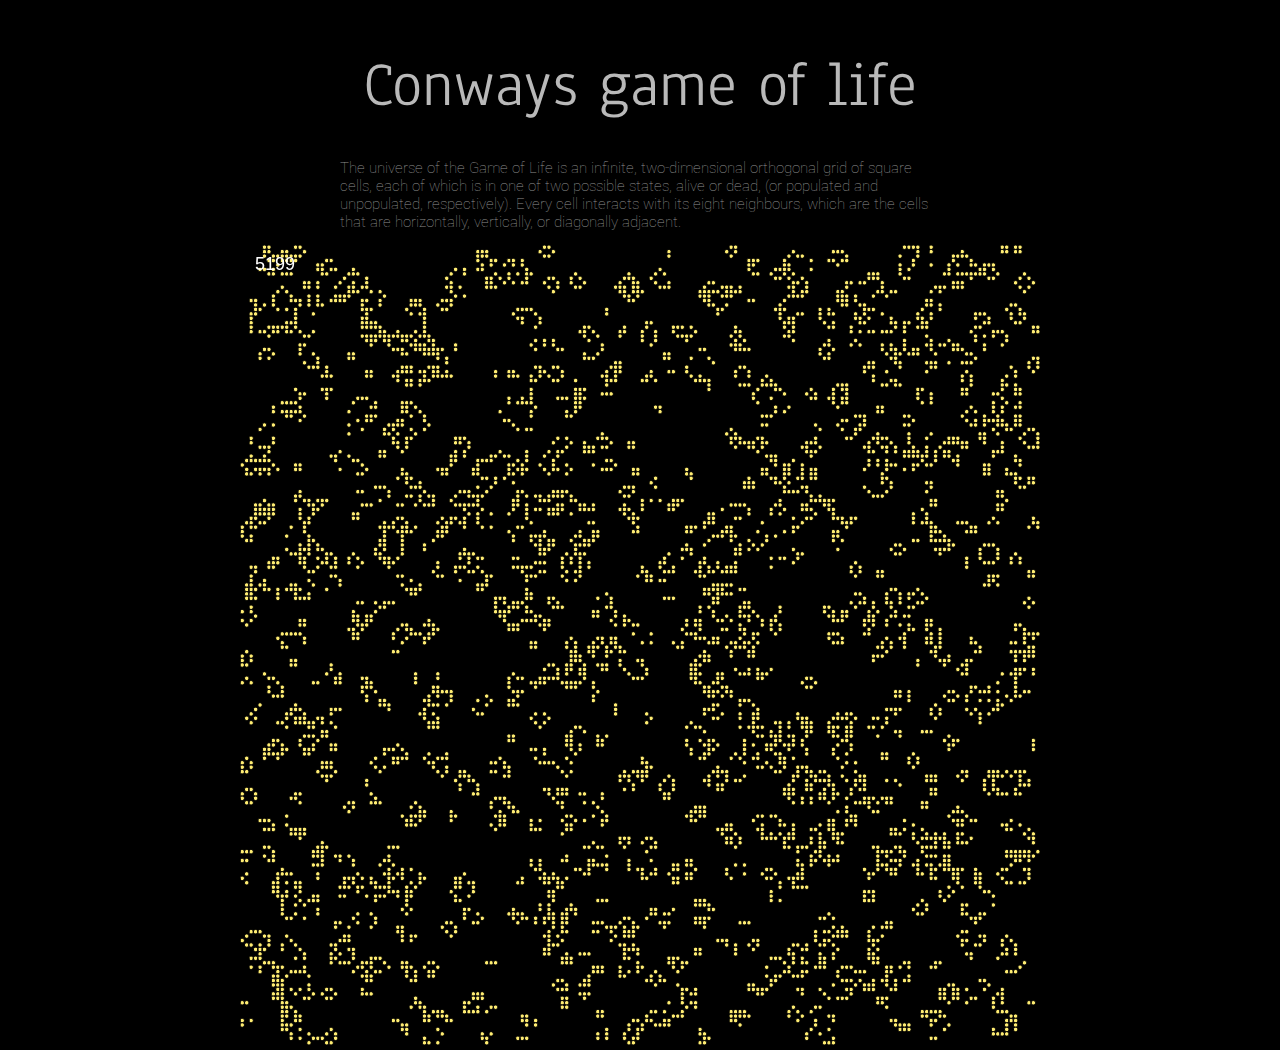
<file: 0_conways_game/index.html>
<!DOCTYPE html>
<html lang="">
  <head>
    <meta charset="utf-8">
    <meta name="viewport" content="width=device-width, initial-scale=1.0">
    <title>Playground</title>
    <style> body {padding: 0; margin: 0;} </style>
    <link href="https://fonts.googleapis.com/css?family=Anaheim" rel="stylesheet">
    <link href="https://fonts.googleapis.com/css?family=Roboto" rel="stylesheet">
    <link rel="stylesheet" type="text/css" href="style.css">
  </head>
  <body>
    <h1>Conways game of life</h1>
    <p>The universe of the Game of Life is an infinite, two-dimensional orthogonal grid of square cells, 
      each of which is in one of two possible states, alive or dead, (or populated and unpopulated, respectively). 
      Every cell interacts with its eight neighbours, which are the cells that are horizontally, vertically, or 
      diagonally adjacent.</p>
    <script src="libraries/p5.js"></script>
    <script src="libraries/p5.dom.js"></script>
    <script src="sketch.js"></script>
  </body>
</html>
</file>
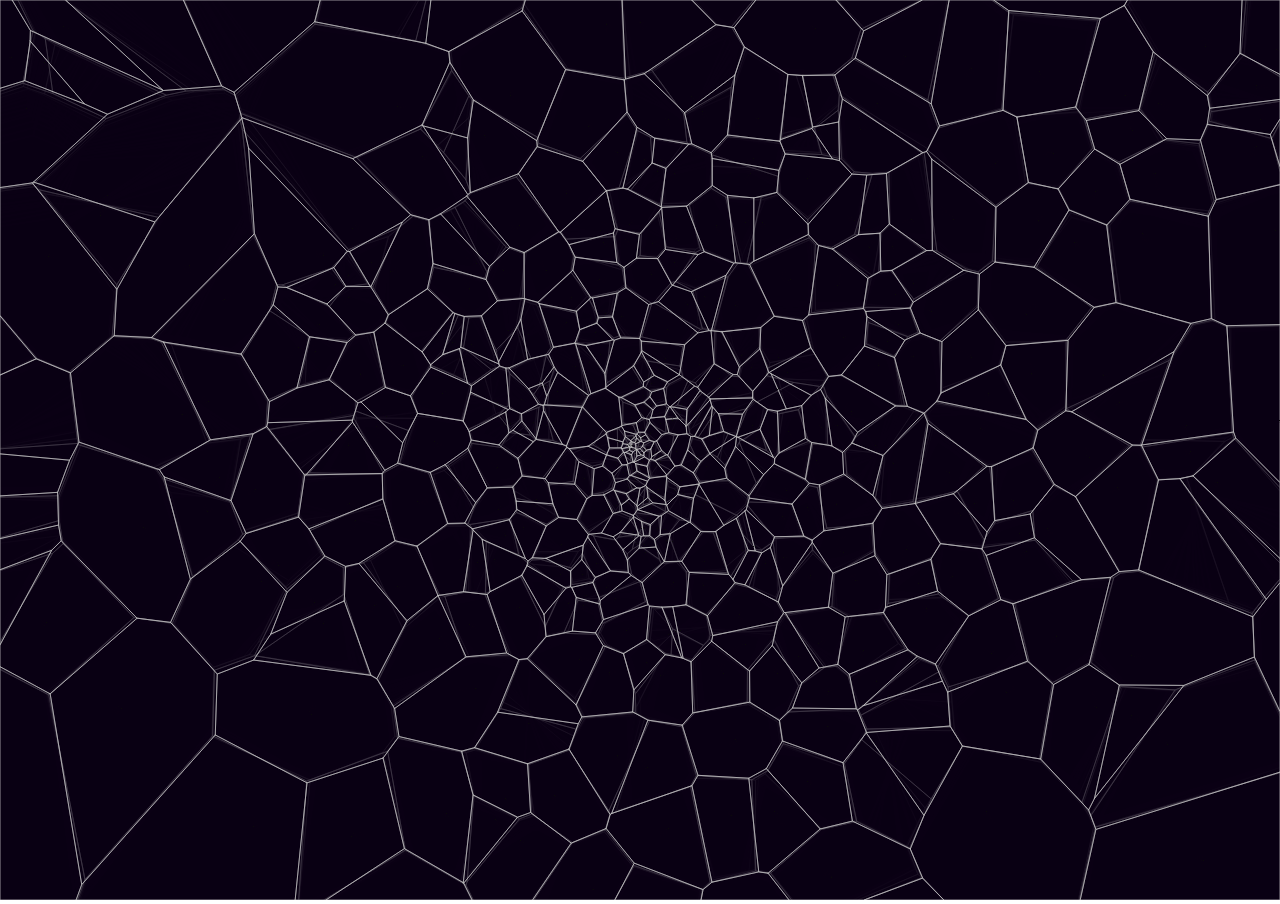
<file: 2_voronoi/index.html>
<!DOCTYPE html>
<html lang="">
  <head>
    <meta charset="utf-8">
    <meta name="viewport" content="width=device-width, initial-scale=1.0">
    <title>P5 - Voronoi</title>
    <style> body {padding: 0; margin: 0;} </style>
    <script src="libraries/p5.js"></script>
    <script src="libraries/rhill-voronoi-core.js"></script>
    <script src="libraries/p5.voronoi.js"></script>
    <script src="libraries/p5.sound.js"></script>
    <script src="sketch.js"></script>
  </head>
  <body>
  </body>
</html>
</file>
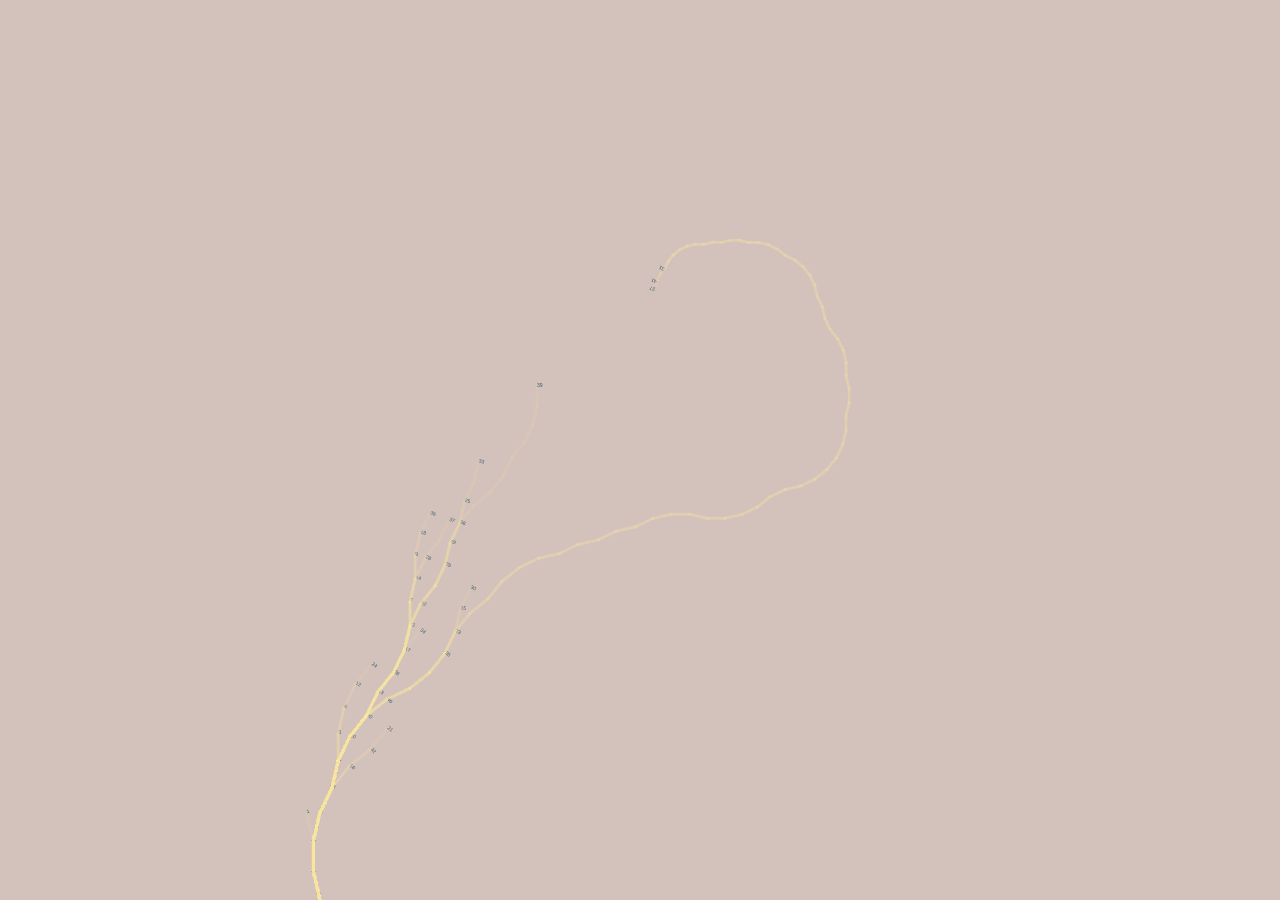
<file: 3_collatz_conjecture/index.html>
<!DOCTYPE html>
<html lang="">
  <head>
    <meta charset="utf-8">
    <meta name="viewport" content="width=device-width, initial-scale=1.0">
    <title>Collatz Conjecture</title>
    <style> body {padding: 0; margin: 0;} </style>
    <script src="libraries/p5.js"></script>
    <script src="sketch.js"></script>
  </head>
  <body>
  </body>
</html>
</file>
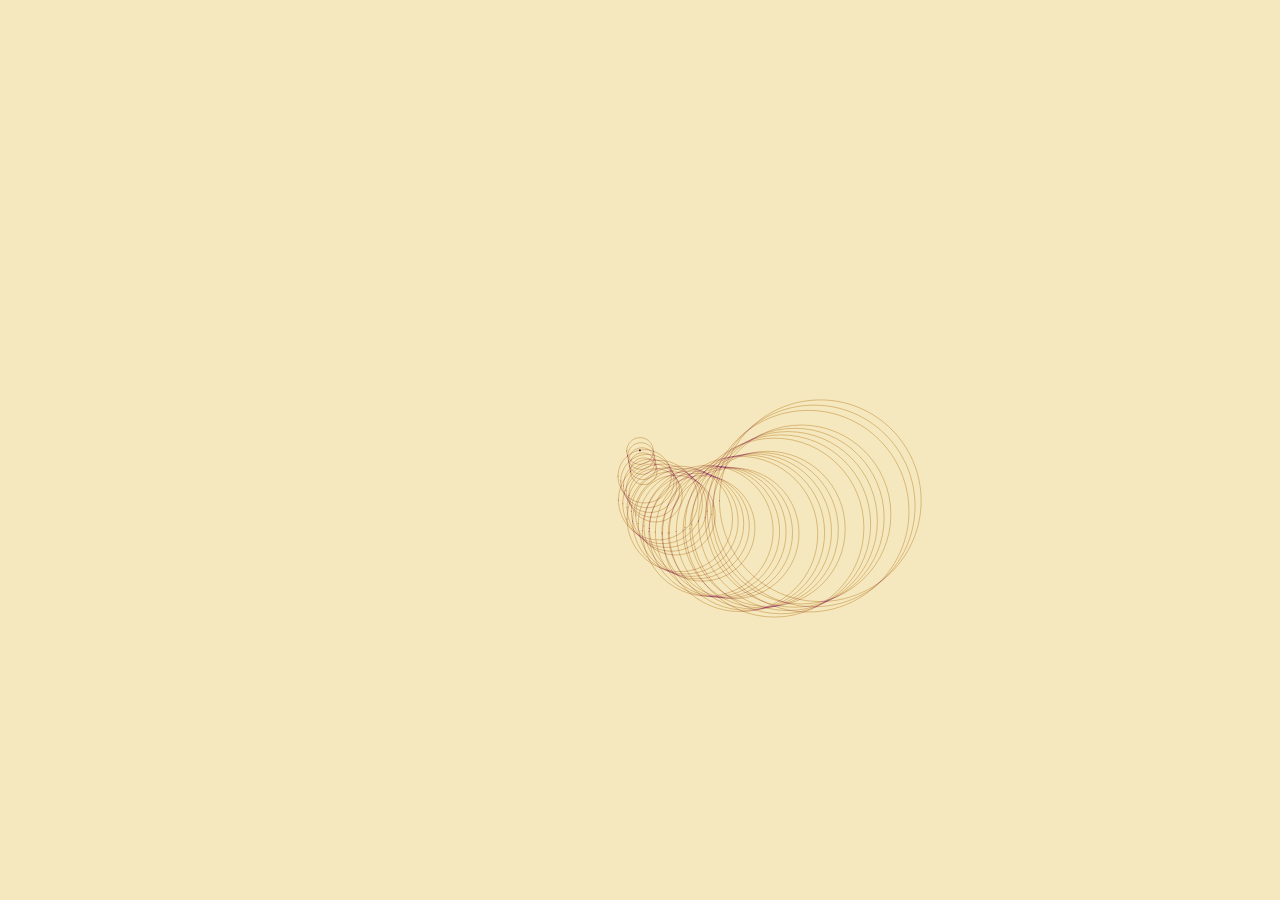
<file: 5_spiral_rose/index.html>
<!DOCTYPE html>
<html lang="">
  <head>
    <meta charset="utf-8">
    <meta name="viewport" content="width=device-width, initial-scale=1.0">
    <title>Spiralling shit</title>
    <style> body {padding: 0; margin: 0;} </style>
    <script src="libraries/p5.js"></script>
    <script src="sketch.js"></script>
  </head>
  <body>
  </body>
</html>
</file>
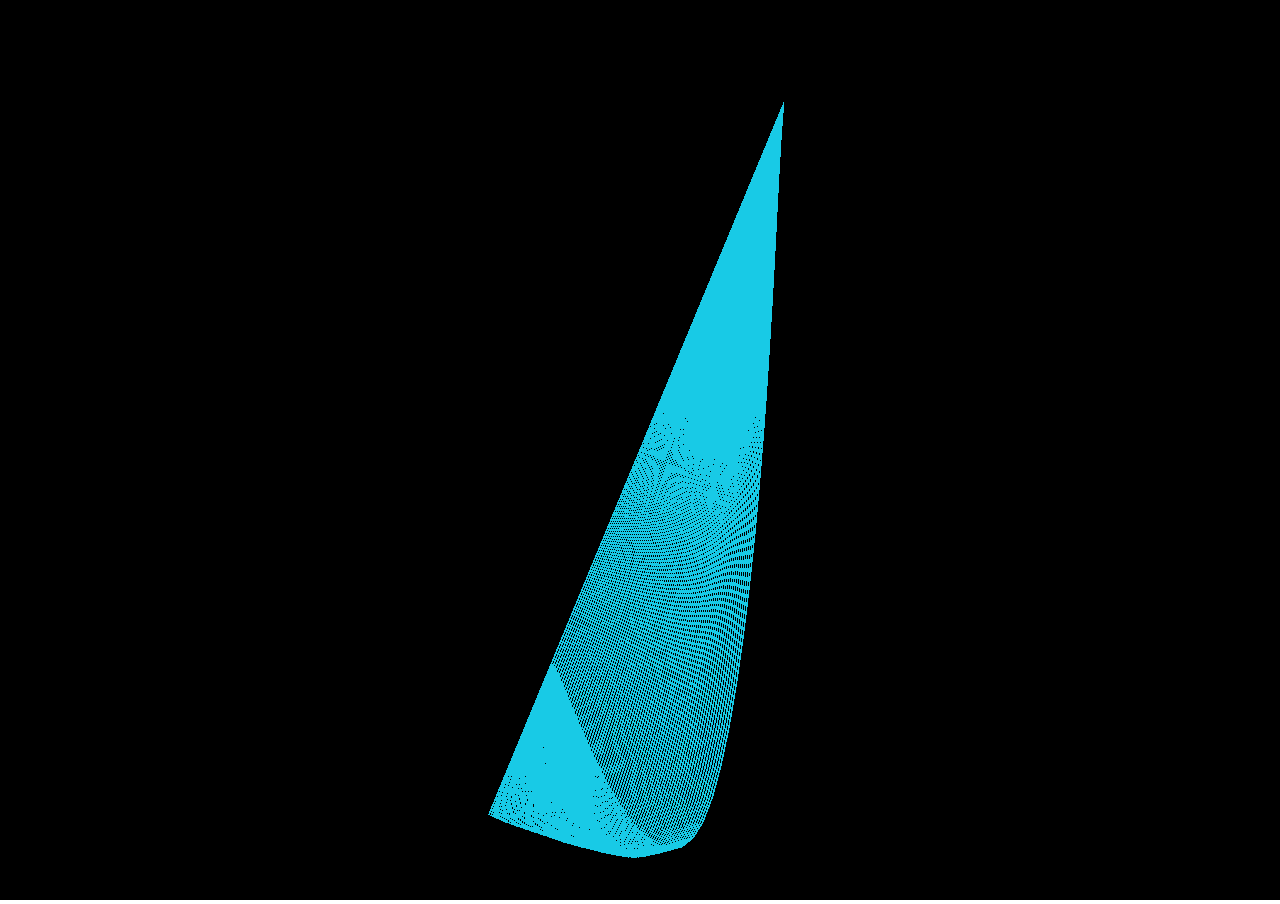
<file: 7.0_spinning_sculpture/index.html>
<!DOCTYPE html>
<html lang="">
  <head>
    <meta charset="utf-8">
    <meta name="viewport" content="width=device-width, initial-scale=1.0">
    <title>p5.js example</title>
    <style> body {padding: 0; margin: 0;} </style>
    <script src="libraries/p5.js"></script>
    <script src="libraries/p5.sound.js"></script>
    <script src="sketch.js"></script>
  </head>
  <body>
  </body>
</html>
</file>
<file: 0_conways_game/style.css>
div {
    border-color: #272727;
    border-style: solid;
    border-width: 1px;
    margin: 30px;
}

body {
    text-align: center;
    font-family: 'Anaheim', sans-serif;
    background: #000;
    color: #b9b9b9;
}

h1 {
    font-weight: 200;
    font-size: 48pt;
}

p {
    color: #909090;
    margin-top: -10px;
    text-align: left;
    font-weight: 100;
    margin-left: auto;
    margin-right: auto;
    font-size: 11pt;
    font-family: 'Roboto', sans-serif;
    width: 600px;
    font-weight: lighter;
}
</file>
